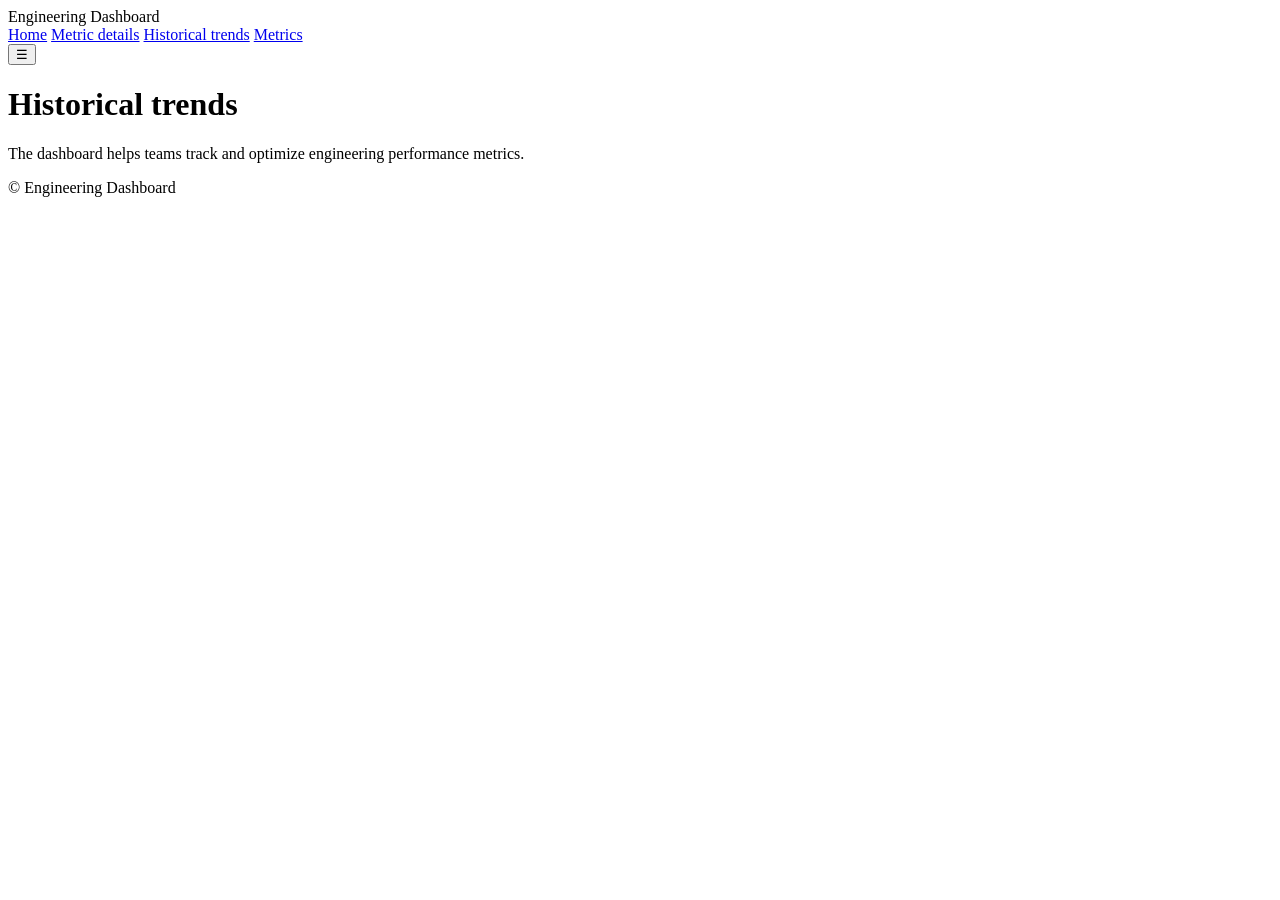
<file: historical-trends.html>
<!DOCTYPE html>
<html lang="en">
  <head>
    <meta charset="UTF-8" />
    <meta name="viewport" content="width=device-width, initial-scale=1.0" />
    <title>Historical trends — Engineering Dashboard</title>
    <meta name="description" content="The dashboard helps teams track and optimize engineering performance metrics." />
    <link rel="stylesheet" href="./styles.css" />
  </head>
  <body>
    <header data-testid="site-header">
      <nav data-testid="primary-nav">
        <span class="brand">Engineering Dashboard</span>
        <div class="nav-links">
        <a href="./index.html" class="nav-link">Home</a>
        <a href="./metric-details.html" class="nav-link">Metric details</a>
        <a href="./historical-trends.html" class="nav-link active">Historical trends</a>
        <a href="./metrics.html" class="nav-link">Metrics</a>
        </div>
        <button class="menu-toggle" data-testid="mobile-nav-toggle" aria-label="Menu" aria-expanded="false">&#9776;</button>
      </nav>
    </header>

    <main data-testid="main-content" data-page="historical-trends">
      <h1>Historical trends</h1>
      <p>The dashboard helps teams track and optimize engineering performance metrics.</p>
      <!-- GLM will implement the full Historical trends page content -->
    </main>

    <footer data-testid="footer-section">
      <p>&copy; Engineering Dashboard</p>
    </footer>

    <script src="./script.js"></script>
  </body>
</html>
</file>
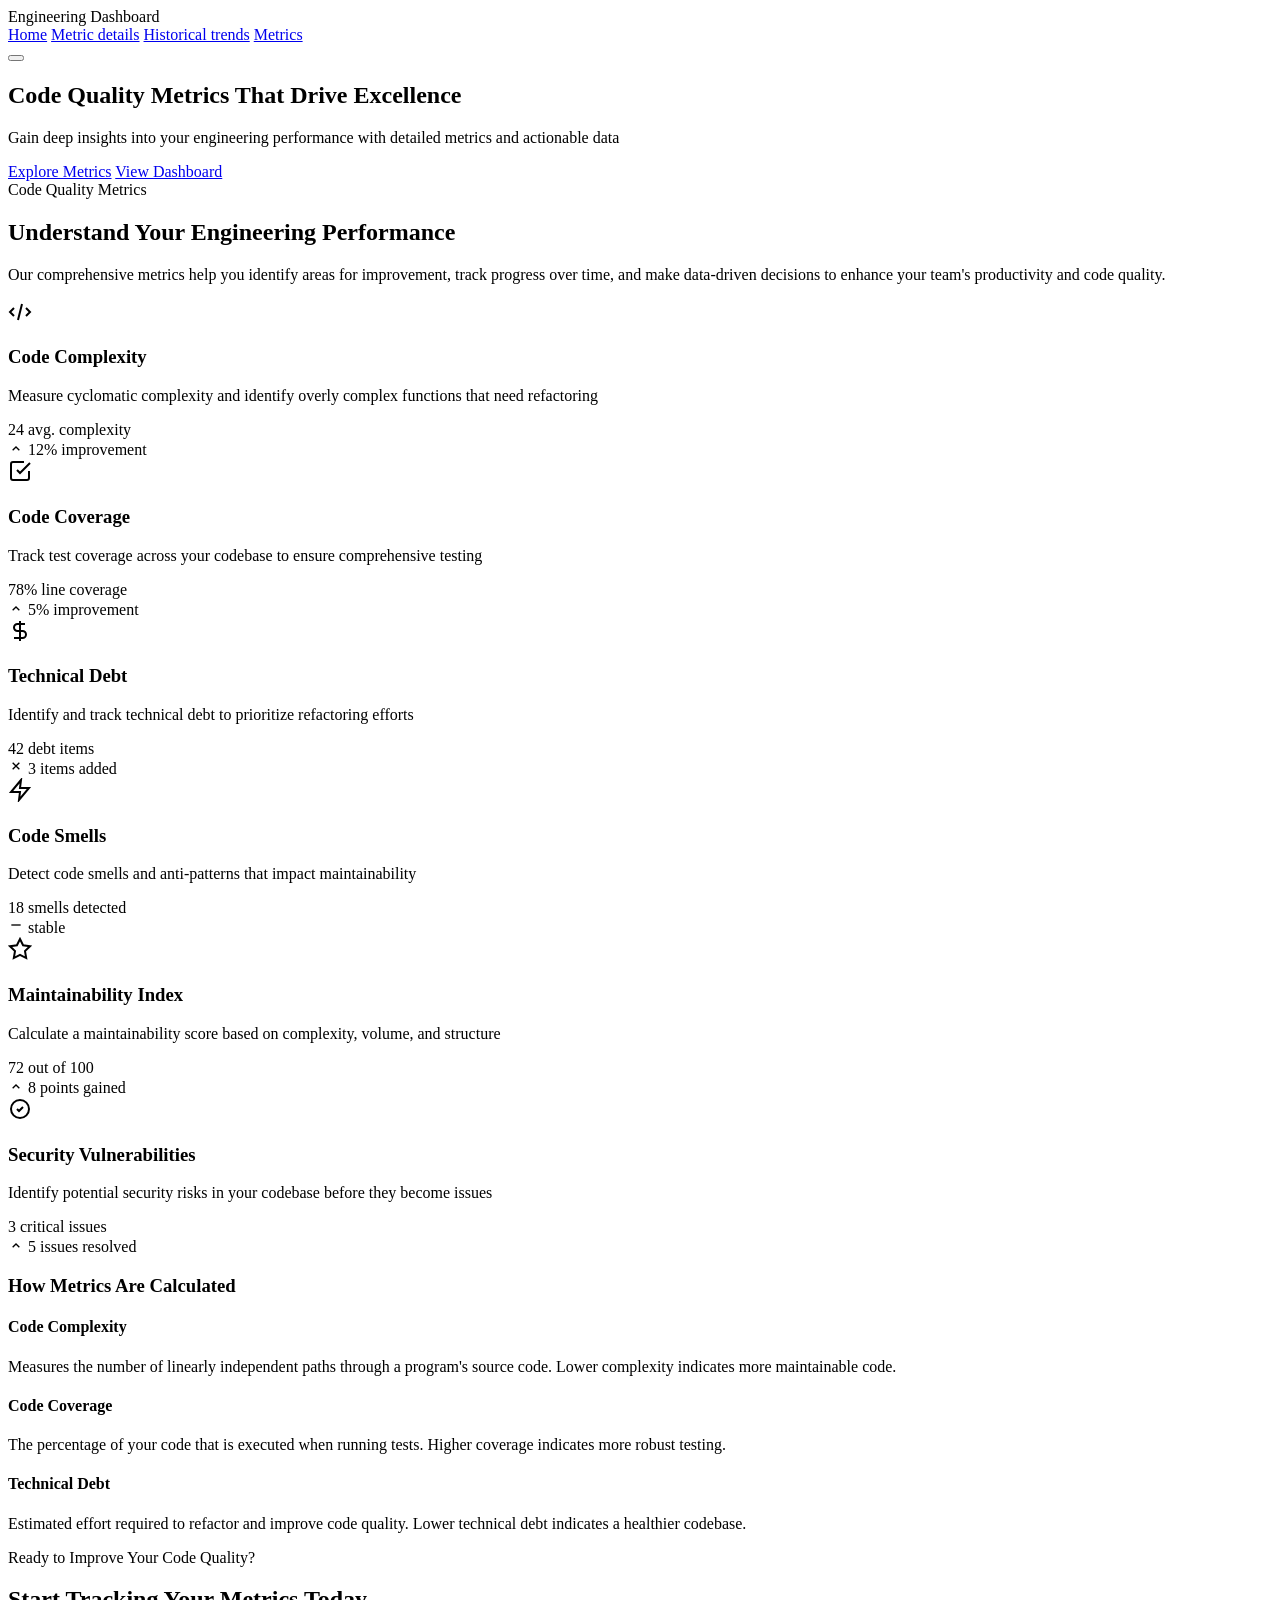
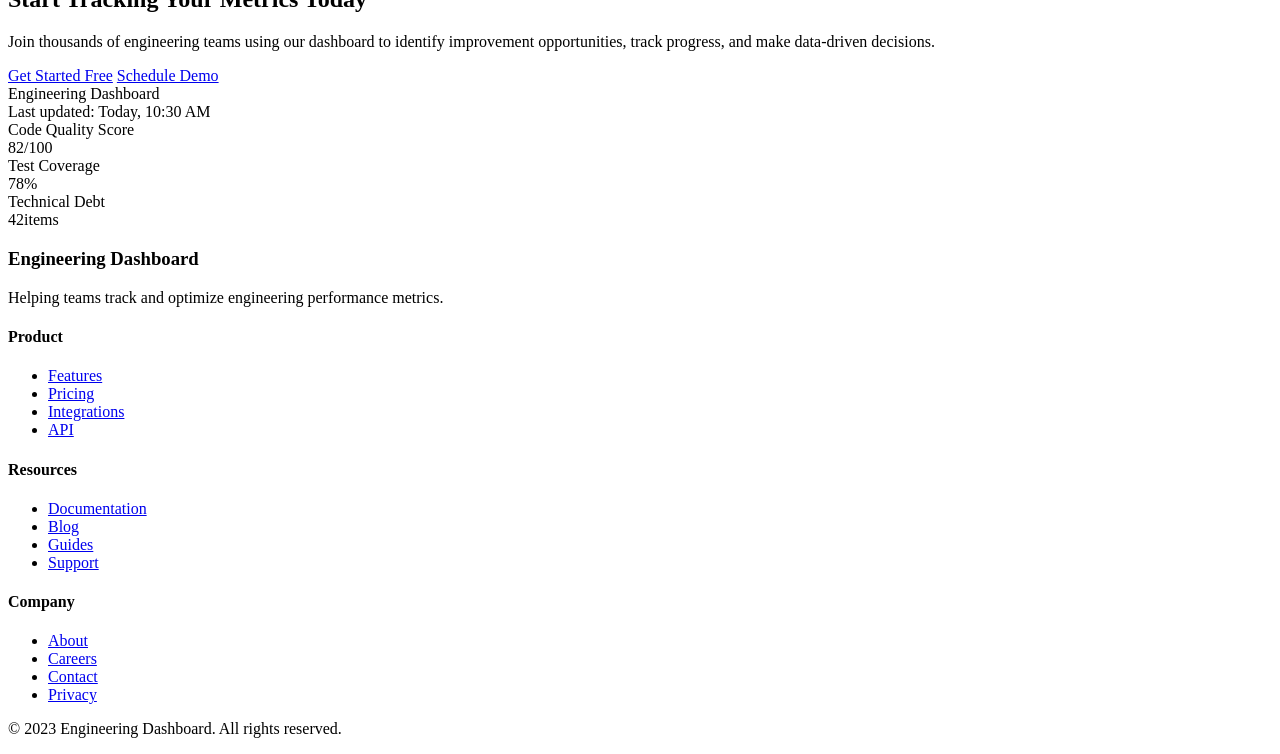
<file: metric-details.html>
<!DOCTYPE html>
<html lang="en">
  <head>
    <meta charset="UTF-8" />
    <meta name="viewport" content="width=device-width, initial-scale=1.0" />
    <title>Metric details — Engineering Dashboard</title>
    <meta name="description" content="Track and optimize your engineering performance metrics with detailed insights and actionable data." />
    <link rel="preconnect" href="https://fonts.googleapis.com" />
    <link rel="preconnect" href="https://fonts.gstatic.com" crossorigin />
    <link href="https://fonts.googleapis.com/css2?family=Inter:wght@400;500;600;700;800&display=swap" rel="stylesheet" />
    <link rel="stylesheet" href="./styles.css" />
  </head>
  <body>
    <header data-testid="site-header" class="navbar">
      <nav data-testid="primary-nav" class="container">
        <span class="brand">Engineering Dashboard</span>
        <div class="nav-links">
          <a href="./index.html" class="nav-link">Home</a>
          <a href="./metric-details.html" class="nav-link active">Metric details</a>
          <a href="./historical-trends.html" class="nav-link">Historical trends</a>
          <a href="./metrics.html" class="nav-link">Metrics</a>
        </div>
        <button class="menu-toggle" data-testid="mobile-nav-toggle" aria-label="Menu" aria-expanded="false">
          <span></span>
          <span></span>
          <span></span>
        </button>
      </nav>
    </header>

    <main data-testid="main-content" data-page="metric-details">
      <section id="hero" class="hero reveal">
        <div class="container">
          <h1 class="gradient-text">Code Quality Metrics That Drive Excellence</h1>
          <p class="text-lg">Gain deep insights into your engineering performance with detailed metrics and actionable data</p>
          <div class="cta-buttons">
            <a href="#code-quality" class="btn-primary">Explore Metrics</a>
            <a href="#cta" class="btn-secondary">View Dashboard</a>
          </div>
        </div>
        <div class="hero-orb"></div>
      </section>

      <section id="code-quality" class="section reveal">
        <div class="container">
          <div class="section-label">Code Quality Metrics</div>
          <h2 class="section-title">Understand Your Engineering Performance</h2>
          <p class="text-lg max-w-3xl">Our comprehensive metrics help you identify areas for improvement, track progress over time, and make data-driven decisions to enhance your team's productivity and code quality.</p>
          
          <div class="features-grid">
            <div class="glass-card feature-card reveal">
              <div class="feature-icon">
                <svg width="24" height="24" viewBox="0 0 24 24" fill="none" stroke="currentColor" stroke-width="2">
                  <path d="M10 20l4-16m4 4l4 4-4 4M6 16l-4-4 4-4"/>
                </svg>
              </div>
              <h3 class="text-xl font-semibold">Code Complexity</h3>
              <p class="text-muted">Measure cyclomatic complexity and identify overly complex functions that need refactoring</p>
              <div class="metric-value">
                <span class="metric-number">24</span>
                <span class="metric-label">avg. complexity</span>
              </div>
              <div class="trend-indicator positive">
                <svg width="16" height="16" viewBox="0 0 24 24" fill="none" stroke="currentColor" stroke-width="2">
                  <path d="M7 17l5-5 5 5"/>
                </svg>
                <span>12% improvement</span>
              </div>
            </div>

            <div class="glass-card feature-card reveal">
              <div class="feature-icon">
                <svg width="24" height="24" viewBox="0 0 24 24" fill="none" stroke="currentColor" stroke-width="2">
                  <path d="M9 11l3 3L22 4"/>
                  <path d="M21 12v7a2 2 0 01-2 2H5a2 2 0 01-2-2V5a2 2 0 012-2h11"/>
                </svg>
              </div>
              <h3 class="text-xl font-semibold">Code Coverage</h3>
              <p class="text-muted">Track test coverage across your codebase to ensure comprehensive testing</p>
              <div class="metric-value">
                <span class="metric-number">78%</span>
                <span class="metric-label">line coverage</span>
              </div>
              <div class="trend-indicator positive">
                <svg width="16" height="16" viewBox="0 0 24 24" fill="none" stroke="currentColor" stroke-width="2">
                  <path d="M7 17l5-5 5 5"/>
                </svg>
                <span>5% improvement</span>
              </div>
            </div>

            <div class="glass-card feature-card reveal">
              <div class="feature-icon">
                <svg width="24" height="24" viewBox="0 0 24 24" fill="none" stroke="currentColor" stroke-width="2">
                  <path d="M12 2v20M17 5H9.5a3.5 3.5 0 000 7h5a3.5 3.5 0 010 7H6"/>
                </svg>
              </div>
              <h3 class="text-xl font-semibold">Technical Debt</h3>
              <p class="text-muted">Identify and track technical debt to prioritize refactoring efforts</p>
              <div class="metric-value">
                <span class="metric-number">42</span>
                <span class="metric-label">debt items</span>
              </div>
              <div class="trend-indicator negative">
                <svg width="16" height="16" viewBox="0 0 24 24" fill="none" stroke="currentColor" stroke-width="2">
                  <path d="M7 7l10 10M17 7l-10 10"/>
                </svg>
                <span>3 items added</span>
              </div>
            </div>

            <div class="glass-card feature-card reveal">
              <div class="feature-icon">
                <svg width="24" height="24" viewBox="0 0 24 24" fill="none" stroke="currentColor" stroke-width="2">
                  <path d="M13 2L3 14h9l-1 8 10-12h-9l1-8z"/>
                </svg>
              </div>
              <h3 class="text-xl font-semibold">Code Smells</h3>
              <p class="text-muted">Detect code smells and anti-patterns that impact maintainability</p>
              <div class="metric-value">
                <span class="metric-number">18</span>
                <span class="metric-label">smells detected</span>
              </div>
              <div class="trend-indicator neutral">
                <svg width="16" height="16" viewBox="0 0 24 24" fill="none" stroke="currentColor" stroke-width="2">
                  <path d="M5 12h14"/>
                </svg>
                <span>stable</span>
              </div>
            </div>

            <div class="glass-card feature-card reveal">
              <div class="feature-icon">
                <svg width="24" height="24" viewBox="0 0 24 24" fill="none" stroke="currentColor" stroke-width="2">
                  <path d="M12 2l3.09 6.26L22 9.27l-5 4.87 1.18 6.88L12 17.77l-6.18 3.25L7 14.14 2 9.27l6.91-1.01L12 2z"/>
                </svg>
              </div>
              <h3 class="text-xl font-semibold">Maintainability Index</h3>
              <p class="text-muted">Calculate a maintainability score based on complexity, volume, and structure</p>
              <div class="metric-value">
                <span class="metric-number">72</span>
                <span class="metric-label">out of 100</span>
              </div>
              <div class="trend-indicator positive">
                <svg width="16" height="16" viewBox="0 0 24 24" fill="none" stroke="currentColor" stroke-width="2">
                  <path d="M7 17l5-5 5 5"/>
                </svg>
                <span>8 points gained</span>
              </div>
            </div>

            <div class="glass-card feature-card reveal">
              <div class="feature-icon">
                <svg width="24" height="24" viewBox="0 0 24 24" fill="none" stroke="currentColor" stroke-width="2">
                  <path d="M9 12l2 2 4-4m6 2a9 9 0 11-18 0 9 9 0 0118 0z"/>
                </svg>
              </div>
              <h3 class="text-xl font-semibold">Security Vulnerabilities</h3>
              <p class="text-muted">Identify potential security risks in your codebase before they become issues</p>
              <div class="metric-value">
                <span class="metric-number">3</span>
                <span class="metric-label">critical issues</span>
              </div>
              <div class="trend-indicator positive">
                <svg width="16" height="16" viewBox="0 0 24 24" fill="none" stroke="currentColor" stroke-width="2">
                  <path d="M7 17l5-5 5 5"/>
                </svg>
                <span>5 issues resolved</span>
              </div>
            </div>
          </div>

          <div class="metric-details reveal">
            <h3 class="text-xl font-semibold mb-4">How Metrics Are Calculated</h3>
            <div class="details-grid">
              <div class="detail-card">
                <h4 class="font-semibold">Code Complexity</h4>
                <p>Measures the number of linearly independent paths through a program's source code. Lower complexity indicates more maintainable code.</p>
              </div>
              <div class="detail-card">
                <h4 class="font-semibold">Code Coverage</h4>
                <p>The percentage of your code that is executed when running tests. Higher coverage indicates more robust testing.</p>
              </div>
              <div class="detail-card">
                <h4 class="font-semibold">Technical Debt</h4>
                <p>Estimated effort required to refactor and improve code quality. Lower technical debt indicates a healthier codebase.</p>
              </div>
            </div>
          </div>
        </div>
      </section>

      <section id="cta" class="section reveal">
        <div class="container">
          <div class="cta-content">
            <div class="cta-text">
              <div class="section-label">Ready to Improve Your Code Quality?</div>
              <h2 class="section-title">Start Tracking Your Metrics Today</h2>
              <p class="text-lg max-w-2xl">Join thousands of engineering teams using our dashboard to identify improvement opportunities, track progress, and make data-driven decisions.</p>
              <div class="cta-buttons">
                <a href="#" class="btn-primary">Get Started Free</a>
                <a href="#" class="btn-secondary">Schedule Demo</a>
              </div>
            </div>
            <div class="cta-visual">
              <div class="mock-dashboard">
                <div class="dashboard-header">
                  <div class="dashboard-title">Engineering Dashboard</div>
                  <div class="dashboard-time">Last updated: Today, 10:30 AM</div>
                </div>
                <div class="dashboard-metrics">
                  <div class="metric-box">
                    <div class="metric-label">Code Quality Score</div>
                    <div class="metric-score">82<span class="metric-unit">/100</span></div>
                  </div>
                  <div class="metric-box">
                    <div class="metric-label">Test Coverage</div>
                    <div class="metric-score">78<span class="metric-unit">%</span></div>
                  </div>
                  <div class="metric-box">
                    <div class="metric-label">Technical Debt</div>
                    <div class="metric-score">42<span class="metric-unit">items</span></div>
                  </div>
                </div>
              </div>
            </div>
          </div>
        </div>
      </section>
    </main>

    <footer data-testid="footer-section" class="footer">
      <div class="container">
        <div class="footer-grid">
          <div class="footer-column">
            <h3 class="footer-title">Engineering Dashboard</h3>
            <p class="text-muted">Helping teams track and optimize engineering performance metrics.</p>
          </div>
          <div class="footer-column">
            <h4 class="footer-heading">Product</h4>
            <ul class="footer-links">
              <li><a href="#">Features</a></li>
              <li><a href="#">Pricing</a></li>
              <li><a href="#">Integrations</a></li>
              <li><a href="#">API</a></li>
            </ul>
          </div>
          <div class="footer-column">
            <h4 class="footer-heading">Resources</h4>
            <ul class="footer-links">
              <li><a href="#">Documentation</a></li>
              <li><a href="#">Blog</a></li>
              <li><a href="#">Guides</a></li>
              <li><a href="#">Support</a></li>
            </ul>
          </div>
          <div class="footer-column">
            <h4 class="footer-heading">Company</h4>
            <ul class="footer-links">
              <li><a href="#">About</a></li>
              <li><a href="#">Careers</a></li>
              <li><a href="#">Contact</a></li>
              <li><a href="#">Privacy</a></li>
            </ul>
          </div>
        </div>
        <div class="footer-bottom">
          <p>&copy; 2023 Engineering Dashboard. All rights reserved.</p>
        </div>
      </div>
    </footer>

    <script src="./script.js"></script>
  </body>
</html>
</file>
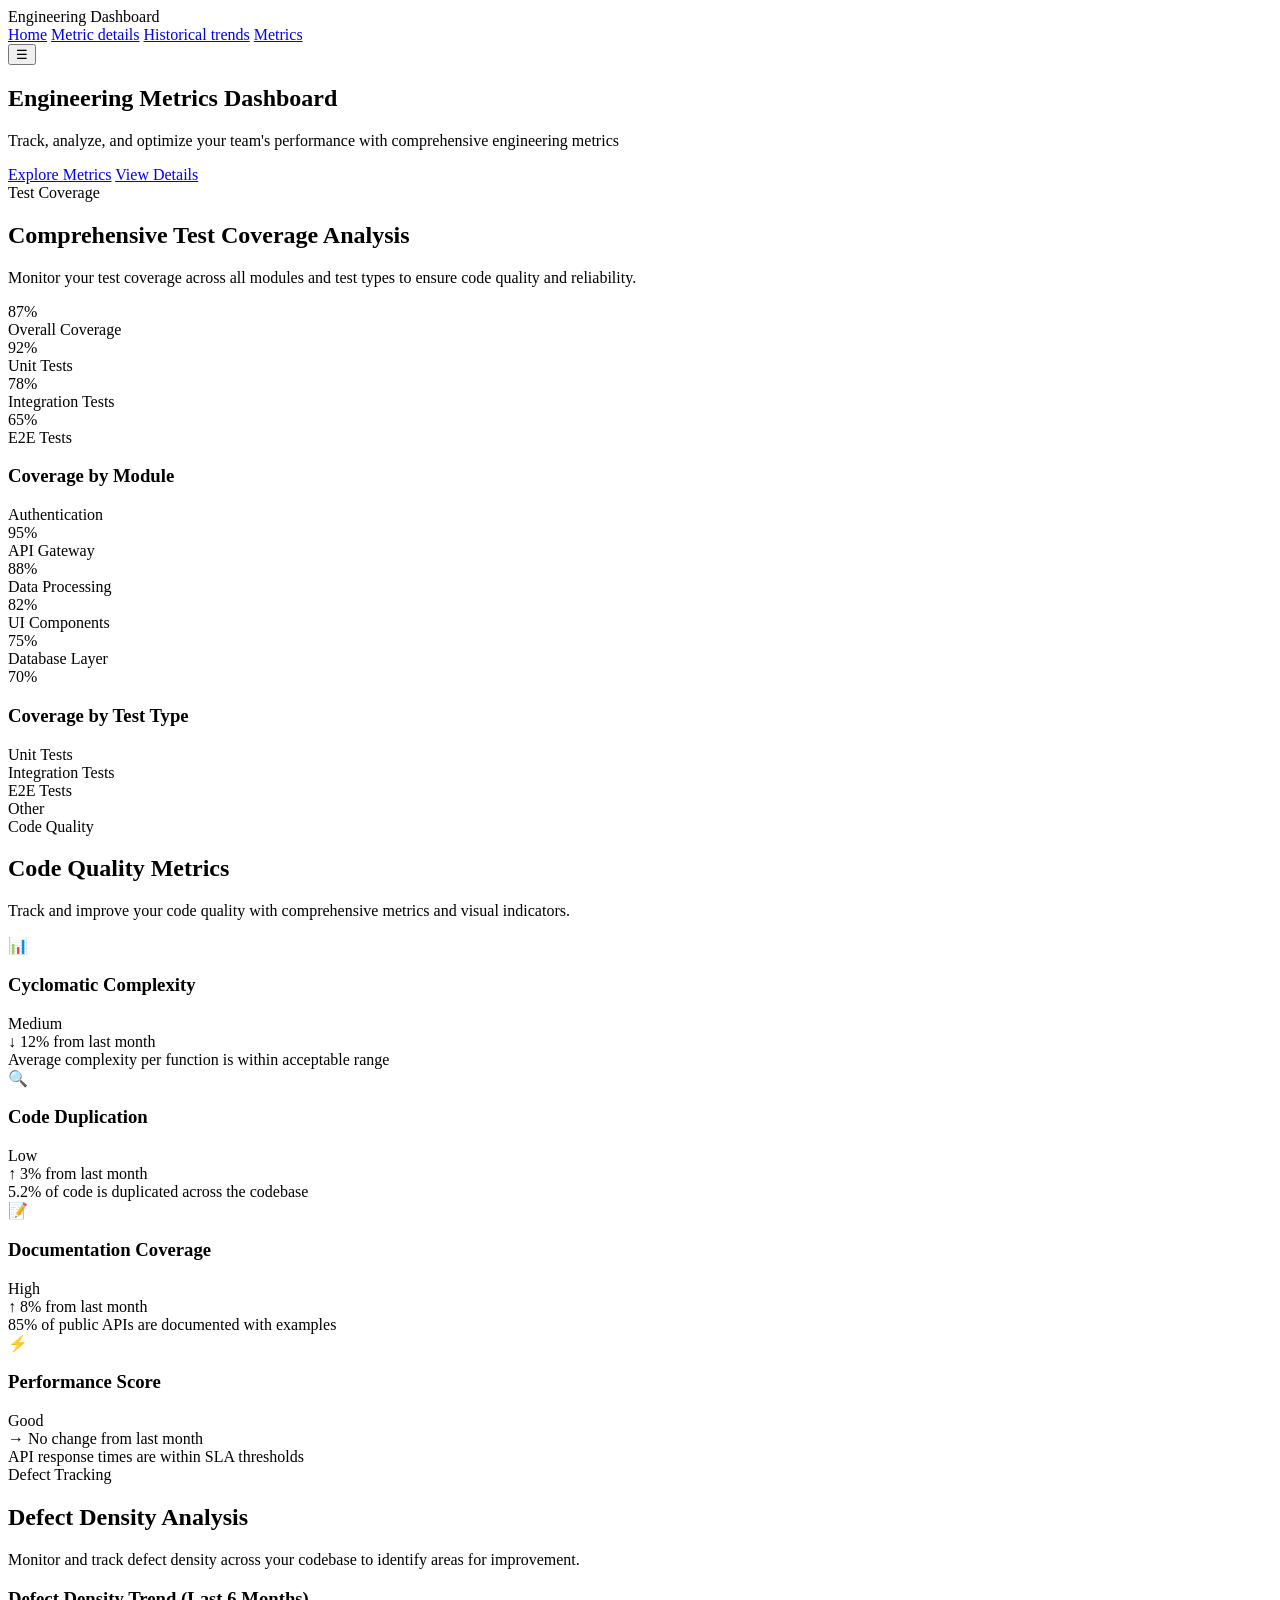
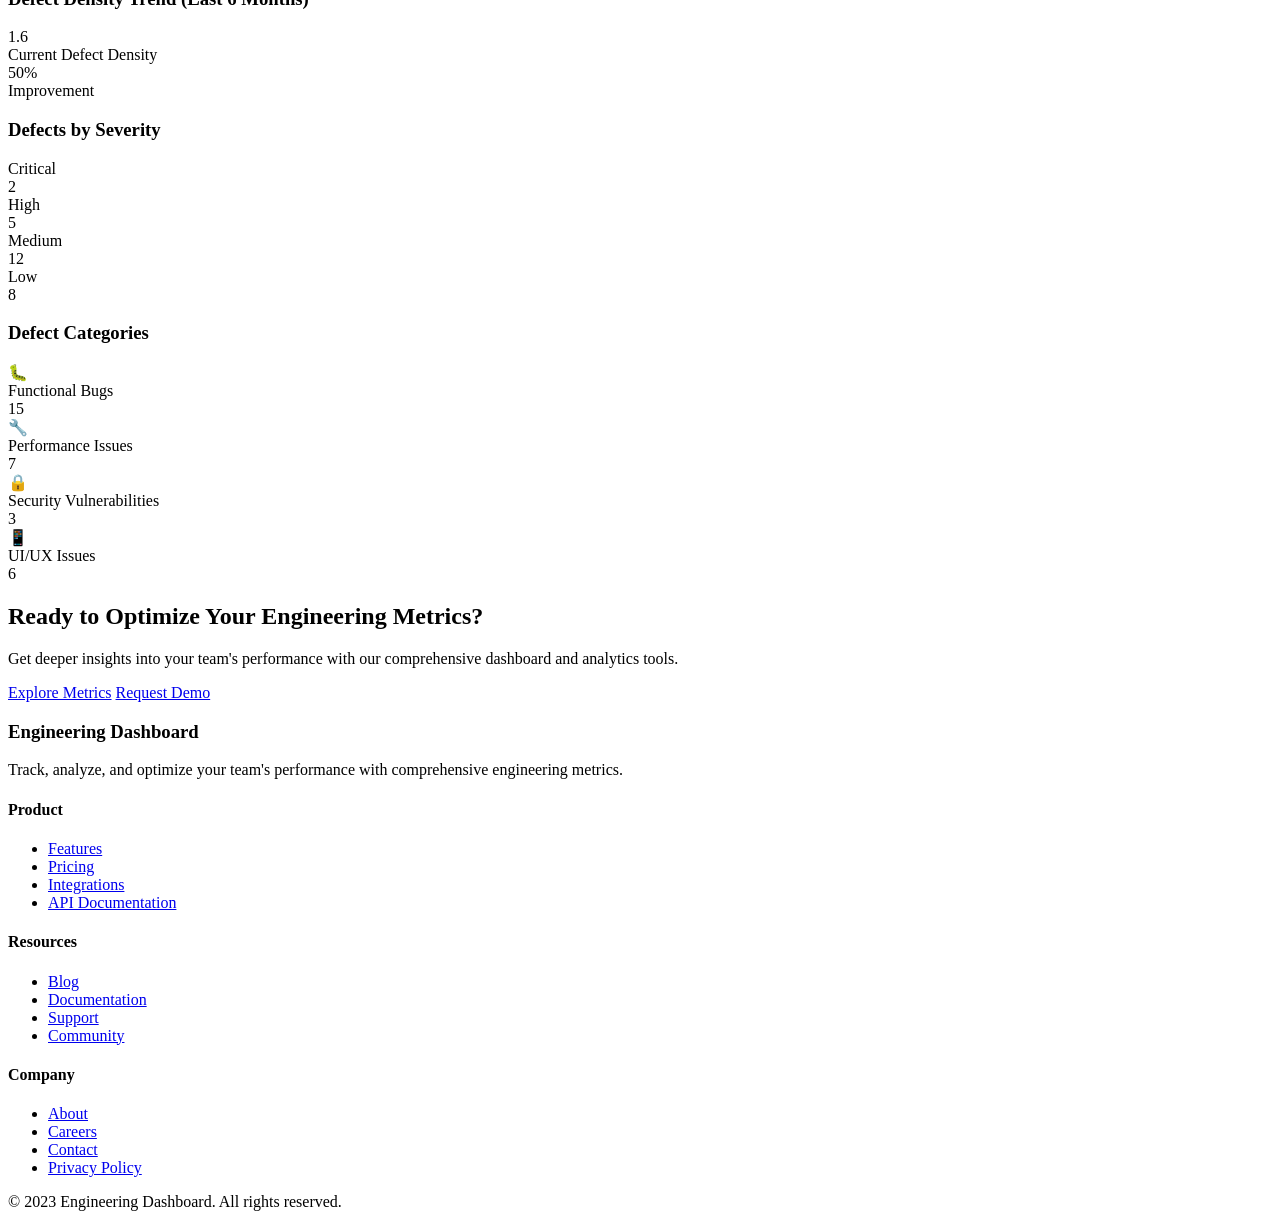
<file: metrics.html>
<!DOCTYPE html>
<html lang="en">
  <head>
    <meta charset="UTF-8" />
    <meta name="viewport" content="width=device-width, initial-scale=1.0" />
    <title>Metrics — Engineering Dashboard</title>
    <meta name="description" content="The dashboard helps teams track and optimize engineering performance metrics." />
    <link rel="preconnect" href="https://fonts.googleapis.com" />
    <link rel="preconnect" href="https://fonts.gstatic.com" crossorigin />
    <link href="https://fonts.googleapis.com/css2?family=Inter:wght@400;500;600;700;800&display=swap" rel="stylesheet" />
    <link rel="stylesheet" href="./styles.css" />
  </head>
  <body>
    <header data-testid="site-header" class="navbar">
      <nav data-testid="primary-nav">
        <span class="brand">Engineering Dashboard</span>
        <div class="nav-links">
          <a href="./index.html" class="nav-link">Home</a>
          <a href="./metric-details.html" class="nav-link">Metric details</a>
          <a href="./historical-trends.html" class="nav-link">Historical trends</a>
          <a href="./metrics.html" class="nav-link active">Metrics</a>
        </div>
        <button class="menu-toggle" data-testid="mobile-nav-toggle" aria-label="Menu" aria-expanded="false">&#9776;</button>
      </nav>
    </header>

    <main data-testid="main-content" data-page="metrics">
      <section id="hero" class="hero reveal">
        <div class="container">
          <div class="hero-content">
            <h1>Engineering Metrics Dashboard</h1>
            <p class="hero-subtitle">Track, analyze, and optimize your team's performance with comprehensive engineering metrics</p>
            <div class="hero-cta">
              <a href="#test-coverage" class="btn-primary">Explore Metrics</a>
              <a href="#code-quality" class="btn-secondary">View Details</a>
            </div>
          </div>
        </div>
        <div class="hero-orb"></div>
      </section>

      <section id="test-coverage" class="section reveal">
        <div class="container">
          <div class="section-label">Test Coverage</div>
          <h2 class="section-title">Comprehensive Test Coverage Analysis</h2>
          <p class="section-description">Monitor your test coverage across all modules and test types to ensure code quality and reliability.</p>
          
          <div class="glass-card coverage-overview">
            <div class="coverage-stats">
              <div class="stat-item">
                <div class="stat-value">87%</div>
                <div class="stat-label">Overall Coverage</div>
              </div>
              <div class="stat-item">
                <div class="stat-value">92%</div>
                <div class="stat-label">Unit Tests</div>
              </div>
              <div class="stat-item">
                <div class="stat-value">78%</div>
                <div class="stat-label">Integration Tests</div>
              </div>
              <div class="stat-item">
                <div class="stat-value">65%</div>
                <div class="stat-label">E2E Tests</div>
              </div>
            </div>
          </div>

          <div class="coverage-charts">
            <div class="glass-card module-coverage">
              <h3>Coverage by Module</h3>
              <div class="chart-container">
                <div class="bar-chart">
                  <div class="bar-item">
                    <div class="bar-label">Authentication</div>
                    <div class="bar-wrapper">
                      <div class="bar" style="width: 95%"></div>
                      <div class="bar-value">95%</div>
                    </div>
                  </div>
                  <div class="bar-item">
                    <div class="bar-label">API Gateway</div>
                    <div class="bar-wrapper">
                      <div class="bar" style="width: 88%"></div>
                      <div class="bar-value">88%</div>
                    </div>
                  </div>
                  <div class="bar-item">
                    <div class="bar-label">Data Processing</div>
                    <div class="bar-wrapper">
                      <div class="bar" style="width: 82%"></div>
                      <div class="bar-value">82%</div>
                    </div>
                  </div>
                  <div class="bar-item">
                    <div class="bar-label">UI Components</div>
                    <div class="bar-wrapper">
                      <div class="bar" style="width: 75%"></div>
                      <div class="bar-value">75%</div>
                    </div>
                  </div>
                  <div class="bar-item">
                    <div class="bar-label">Database Layer</div>
                    <div class="bar-wrapper">
                      <div class="bar" style="width: 70%"></div>
                      <div class="bar-value">70%</div>
                    </div>
                  </div>
                </div>
              </div>
            </div>

            <div class="glass-card test-type-coverage">
              <h3>Coverage by Test Type</h3>
              <div class="chart-container">
                <div class="pie-chart">
                  <div class="pie-segment" style="--percentage: 45; --color: var(--accent)">
                    <span>Unit Tests</span>
                  </div>
                  <div class="pie-segment" style="--percentage: 30; --color: var(--accent-light)">
                    <span>Integration Tests</span>
                  </div>
                  <div class="pie-segment" style="--percentage: 15; --color: var(--muted)">
                    <span>E2E Tests</span>
                  </div>
                  <div class="pie-segment" style="--percentage: 10; --color: var(--border)">
                    <span>Other</span>
                  </div>
                </div>
              </div>
            </div>
          </div>
        </div>
      </section>

      <section id="code-quality" class="section reveal">
        <div class="container">
          <div class="section-label">Code Quality</div>
          <h2 class="section-title">Code Quality Metrics</h2>
          <p class="section-description">Track and improve your code quality with comprehensive metrics and visual indicators.</p>
          
          <div class="quality-metrics">
            <div class="glass-card metric-card">
              <div class="metric-header">
                <div class="metric-icon">📊</div>
                <h3>Cyclomatic Complexity</h3>
              </div>
              <div class="metric-value">Medium</div>
              <div class="metric-trend positive">
                <span>↓ 12% from last month</span>
              </div>
              <div class="metric-details">
                <div class="progress-bar">
                  <div class="progress" style="width: 65%"></div>
                </div>
                <div class="metric-description">Average complexity per function is within acceptable range</div>
              </div>
            </div>

            <div class="glass-card metric-card">
              <div class="metric-header">
                <div class="metric-icon">🔍</div>
                <h3>Code Duplication</h3>
              </div>
              <div class="metric-value">Low</div>
              <div class="metric-trend negative">
                <span>↑ 3% from last month</span>
              </div>
              <div class="metric-details">
                <div class="progress-bar">
                  <div class="progress" style="width: 25%"></div>
                </div>
                <div class="metric-description">5.2% of code is duplicated across the codebase</div>
              </div>
            </div>

            <div class="glass-card metric-card">
              <div class="metric-header">
                <div class="metric-icon">📝</div>
                <h3>Documentation Coverage</h3>
              </div>
              <div class="metric-value">High</div>
              <div class="metric-trend positive">
                <span>↑ 8% from last month</span>
              </div>
              <div class="metric-details">
                <div class="progress-bar">
                  <div class="progress" style="width: 85%"></div>
                </div>
                <div class="metric-description">85% of public APIs are documented with examples</div>
              </div>
            </div>

            <div class="glass-card metric-card">
              <div class="metric-header">
                <div class="metric-icon">⚡</div>
                <h3>Performance Score</h3>
              </div>
              <div class="metric-value">Good</div>
              <div class="metric-trend neutral">
                <span>→ No change from last month</span>
              </div>
              <div class="metric-details">
                <div class="progress-bar">
                  <div class="progress" style="width: 78%"></div>
                </div>
                <div class="metric-description">API response times are within SLA thresholds</div>
              </div>
            </div>
          </div>
        </div>
      </section>

      <section id="defect-density" class="section reveal">
        <div class="container">
          <div class="section-label">Defect Tracking</div>
          <h2 class="section-title">Defect Density Analysis</h2>
          <p class="section-description">Monitor and track defect density across your codebase to identify areas for improvement.</p>
          
          <div class="glass-card defect-trend">
            <h3>Defect Density Trend (Last 6 Months)</h3>
            <div class="trend-chart">
              <div class="chart-line">
                <div class="data-point" style="--value: 3.2; --month: Jan"></div>
                <div class="data-point" style="--value: 2.8; --month: Feb"></div>
                <div class="data-point" style="--value: 2.5; --month: Mar"></div>
                <div class="data-point" style="--value: 2.1; --month: Apr"></div>
                <div class="data-point" style="--value: 1.9; --month: May"></div>
                <div class="data-point" style="--value: 1.6; --month: Jun"></div>
              </div>
              <div class="trend-info">
                <div class="trend-stat">
                  <div class="stat-value">1.6</div>
                  <div class="stat-label">Current Defect Density</div>
                </div>
                <div class="trend-stat">
                  <div class="stat-value">50%</div>
                  <div class="stat-label">Improvement</div>
                </div>
              </div>
            </div>
          </div>

          <div class="defect-breakdown">
            <div class="glass-card severity-breakdown">
              <h3>Defects by Severity</h3>
              <div class="severity-chart">
                <div class="severity-item critical">
                  <div class="severity-label">Critical</div>
                  <div class="severity-count">2</div>
                  <div class="severity-bar">
                    <div class="severity-fill" style="width: 10%"></div>
                  </div>
                </div>
                <div class="severity-item high">
                  <div class="severity-label">High</div>
                  <div class="severity-count">5</div>
                  <div class="severity-bar">
                    <div class="severity-fill" style="width: 25%"></div>
                  </div>
                </div>
                <div class="severity-item medium">
                  <div class="severity-label">Medium</div>
                  <div class="severity-count">12</div>
                  <div class="severity-bar">
                    <div class="severity-fill" style="width: 60%"></div>
                  </div>
                </div>
                <div class="severity-item low">
                  <div class="severity-label">Low</div>
                  <div class="severity-count">8</div>
                  <div class="severity-bar">
                    <div class="severity-fill" style="width: 40%"></div>
                  </div>
                </div>
              </div>
            </div>

            <div class="glass-card defect-categories">
              <h3>Defect Categories</h3>
              <div class="category-list">
                <div class="category-item">
                  <div class="category-icon">🐛</div>
                  <div class="category-info">
                    <div class="category-name">Functional Bugs</div>
                    <div class="category-count">15</div>
                  </div>
                </div>
                <div class="category-item">
                  <div class="category-icon">🔧</div>
                  <div class="category-info">
                    <div class="category-name">Performance Issues</div>
                    <div class="category-count">7</div>
                  </div>
                </div>
                <div class="category-item">
                  <div class="category-icon">🔒</div>
                  <div class="category-info">
                    <div class="category-name">Security Vulnerabilities</div>
                    <div class="category-count">3</div>
                  </div>
                </div>
                <div class="category-item">
                  <div class="category-icon">📱</div>
                  <div class="category-info">
                    <div class="category-name">UI/UX Issues</div>
                    <div class="category-count">6</div>
                  </div>
                </div>
              </div>
            </div>
          </div>
        </div>
      </section>

      <section id="cta" class="section reveal">
        <div class="container">
          <div class="glass-card cta-content">
            <h2>Ready to Optimize Your Engineering Metrics?</h2>
            <p>Get deeper insights into your team's performance with our comprehensive dashboard and analytics tools.</p>
            <div class="cta-buttons">
              <a href="#test-coverage" class="btn-primary">Explore Metrics</a>
              <a href="#" class="btn-secondary">Request Demo</a>
            </div>
          </div>
        </div>
      </section>
    </main>

    <footer data-testid="footer-section">
      <div class="container">
        <div class="footer-content">
          <div class="footer-column">
            <h3>Engineering Dashboard</h3>
            <p>Track, analyze, and optimize your team's performance with comprehensive engineering metrics.</p>
          </div>
          <div class="footer-column">
            <h4>Product</h4>
            <ul>
              <li><a href="#">Features</a></li>
              <li><a href="#">Pricing</a></li>
              <li><a href="#">Integrations</a></li>
              <li><a href="#">API Documentation</a></li>
            </ul>
          </div>
          <div class="footer-column">
            <h4>Resources</h4>
            <ul>
              <li><a href="#">Blog</a></li>
              <li><a href="#">Documentation</a></li>
              <li><a href="#">Support</a></li>
              <li><a href="#">Community</a></li>
            </ul>
          </div>
          <div class="footer-column">
            <h4>Company</h4>
            <ul>
              <li><a href="#">About</a></li>
              <li><a href="#">Careers</a></li>
              <li><a href="#">Contact</a></li>
              <li><a href="#">Privacy Policy</a></li>
            </ul>
          </div>
        </div>
        <div class="footer-bottom">
          <p>&copy; 2023 Engineering Dashboard. All rights reserved.</p>
        </div>
      </div>
    </footer>

    <script src="./script.js"></script>
  </body>
</html>
</file>
<file: styles.css>
<!DOCTYPE html>
<html lang="en">
<head>
  <meta charset="UTF-8">
  <meta name="viewport" content="width=device-width, initial-scale=1.0">
  <title>Engineering Dashboard - Track and Optimize Performance Metrics</title>
  <link rel="preconnect" href="https://fonts.googleapis.com">
  <link rel="preconnect" href="https://fonts.gstatic.com" crossorigin>
  <link href="https://fonts.googleapis.com/css2?family=Inter:wght@400;500;600;700;800&display=swap" rel="stylesheet">
  <link rel="stylesheet" href="./styles.css">
</head>
<body>
  <div class="site-shell">
    <nav class="navbar" data-testid="primary-nav">
      <div class="container">
        <div class="brand">Engineering Dashboard</div>
        <button class="menu-toggle" aria-label="Toggle navigation" aria-expanded="false">
          <span class="hamburger"></span>
        </button>
        <div class="nav-links">
          <a href="index.html" class="nav-link active">Home</a>
          <a href="metric-details.html" class="nav-link">Metric Details</a>
          <a href="historical-trends.html" class="nav-link">Historical Trends</a>
          <a href="metrics.html" class="nav-link">Metrics</a>
        </div>
      </div>
    </nav>

    <main>
      <section id="hero-section" class="hero reveal">
        <div class="container">
          <div class="hero-content">
            <h1>Track and Optimize Engineering Performance</h1>
            <p class="hero-subtitle">Data-driven insights to improve code quality, reduce defects, and increase test coverage across your development teams.</p>
            <div class="hero-cta">
              <button class="btn-primary">Get Started</button>
              <button class="btn-secondary">View Demo</button>
            </div>
          </div>
        </div>
        <div class="hero-graphic">
          <div class="orb orb-1"></div>
          <div class="orb orb-2"></div>
        </div>
      </section>

      <section id="who-it-is-for" class="section reveal">
        <div class="container">
          <div class="section-header">
            <div class="section-label">Who It's For</div>
            <h2 class="section-title">Engineering Teams That Demand Excellence</h2>
            <p class="section-description">Built specifically for development leaders who need actionable insights to drive quality and efficiency.</p>
          </div>
          
          <div class="features-grid">
            <div class="feature-card glass-card">
              <div class="feature-icon">
                <svg width="24" height="24" viewBox="0 0 24 24" fill="none" xmlns="http://www.w3.org/2000/svg">
                  <path d="M12 2L2 7V12C2 16.5 4.23 20.68 7.62 23.15L12 24L16.38 23.15C19.77 20.68 22 16.5 22 12V7L12 2Z" fill="currentColor"/>
                  <path d="M12 7V12L16 14" stroke="white" stroke-width="2" stroke-linecap="round" stroke-linejoin="round"/>
                </svg>
              </div>
              <h3>Engineering Managers</h3>
              <p>Track team performance, identify bottlenecks, and make data-driven decisions to improve development velocity.</p>
            </div>
            
            <div class="feature-card glass-card">
              <div class="feature-icon">
                <svg width="24" height="24" viewBox="0 0 24 24" fill="none" xmlns="http://www.w3.org/2000/svg">
                  <path d="M12 2L2 7V12C2 16.5 4.23 20.68 7.62 23.15L12 24L16.38 23.15C19.77 20.68 22 16.5 22 12V7L12 2Z" fill="currentColor"/>
                  <path d="M12 7V12L8 14" stroke="white" stroke-width="2" stroke-linecap="round" stroke-linejoin="round"/>
                </svg>
              </div>
              <h3>Team Leads</h3>
              <p>Monitor code quality metrics, track defect density, and ensure consistent standards across your development teams.</p>
            </div>
            
            <div class="feature-card glass-card">
              <div class="feature-icon">
                <svg width="24" height="24" viewBox="0 0 24 24" fill="none" xmlns="http://www.w3.org/2000/svg">
                  <path d="M12 2L2 7V12C2 16.5 4.23 20.68 7.62 23.15L12 24L16.38 23.15C19.77 20.68 22 16.5 22 12V7L12 2Z" fill="currentColor"/>
                  <path d="M12 7V12L16 14" stroke="white" stroke-width="2" stroke-linecap="round" stroke-linejoin="round"/>
                </svg>
              </div>
              <h3>QA Teams</h3>
              <p>Visualize test coverage trends, identify regression patterns, and collaborate with developers to improve quality.</p>
            </div>
          </div>
        </div>
      </section>

      <section id="metrics-overview" class="section reveal">
        <div class="container">
          <div class="section-header">
            <div class="section-label">Key Metrics</div>
            <h2 class="section-title">Comprehensive Engineering Insights</h2>
            <p class="section-description">Monitor the critical indicators that drive software quality and team performance.</p>
          </div>
          
          <div class="metrics-grid">
            <div class="metric-card">
              <div class="metric-icon code-quality"></div>
              <h3>Code Quality</h3>
              <p class="metric-value">87%</p>
              <p class="metric-trend positive">↑ 5% from last month</p>
            </div>
            
            <div class="metric-card">
              <div class="metric-icon defect-density"></div>
              <h3>Defect Density</h3>
              <p class="metric-value">0.8 per KLOC</p>
              <p class="metric-trend negative">↑ 0.2 from last month</p>
            </div>
            
            <div class="metric-card">
              <div class="metric-icon test-coverage"></div>
              <h3>Test Coverage</h3>
              <p class="metric-value">78%</p>
              <p class="metric-trend positive">↑ 12% from last month</p>
            </div>
          </div>
        </div>
      </section>

      <section id="testimonials" class="section reveal">
        <div class="container">
          <div class="section-header">
            <div class="section-label">Trusted by Leading Teams</div>
            <h2 class="section-title">What Engineering Leaders Say</h2>
          </div>
          
          <div class="testimonials-grid">
            <div class="testimonial-card">
              <div class="testimonial-content">
                <p>"The Engineering Dashboard transformed how we track quality metrics. Our defect rate dropped by 40% in just three months."</p>
              </div>
              <div class="testimonial-author">
                <div class="author-avatar"></div>
                <div class="author-info">
                  <h4>Sarah Johnson</h4>
                  <p>VP of Engineering, TechCorp</p>
                </div>
              </div>
            </div>
            
            <div class="testimonial-card">
              <div class="testimonial-content">
                <p>"Finally, a dashboard that gives us actionable insights instead of just raw data. Our team velocity has never been higher."</p>
              </div>
              <div class="testimonial-author">
                <div class="author-avatar"></div>
                <div class="author-info">
                  <h4>Michael Chen</h4>
                  <p>Engineering Director, InnovateCo</p>
                </div>
              </div>
            </div>
          </div>
        </div>
      </section>

      <section id="cta-section" class="section reveal">
        <div class="container">
          <div class="cta-content">
            <h2>Ready to Transform Your Engineering Performance?</h2>
            <p>Join hundreds of engineering teams using data to drive quality and efficiency.</p>
            <div class="cta-buttons">
              <button class="btn-primary">Start Free Trial</button>
              <button class="btn-secondary">Schedule Demo</button>
            </div>
          </div>
        </div>
      </section>
    </main>

    <footer class="footer-section">
      <div class="container">
        <div class="footer-content">
          <div class="footer-brand">
            <h3>Engineering Dashboard</h3>
            <p>Track and optimize engineering performance metrics</p>
          </div>
          <div class="footer-links">
            <div class="footer-column">
              <h4>Product</h4>
              <ul>
                <li><a href="#">Features</a></li>
                <li><a href="#">Integrations</a></li>
                <li><a href="#">Pricing</a></li>
                <li><a href="#">Changelog</a></li>
              </ul>
            </div>
            <div class="footer-column">
              <h4>Resources</h4>
              <ul>
                <li><a href="#">Documentation</a></li>
                <li><a href="#">API Reference</a></li>
                <li><a href="#">Blog</a></li>
                <li><a href="#">Support</a></li>
              </ul>
            </div>
            <div class="footer-column">
              <h4>Company</h4>
              <ul>
                <li><a href="#">About</a></li>
                <li><a href="#">Careers</a></li>
                <li><a href="#">Contact</a></li>
                <li><a href="#">Privacy</a></li>
              </ul>
            </div>
          </div>
        </div>
        <div class="footer-bottom">
          <p>&copy; 2023 Engineering Dashboard. All rights reserved.</p>
        </div>
      </div>
    </footer>
  </div>

  <script src="./script.js"></script>
</body>
</html>
</file>
